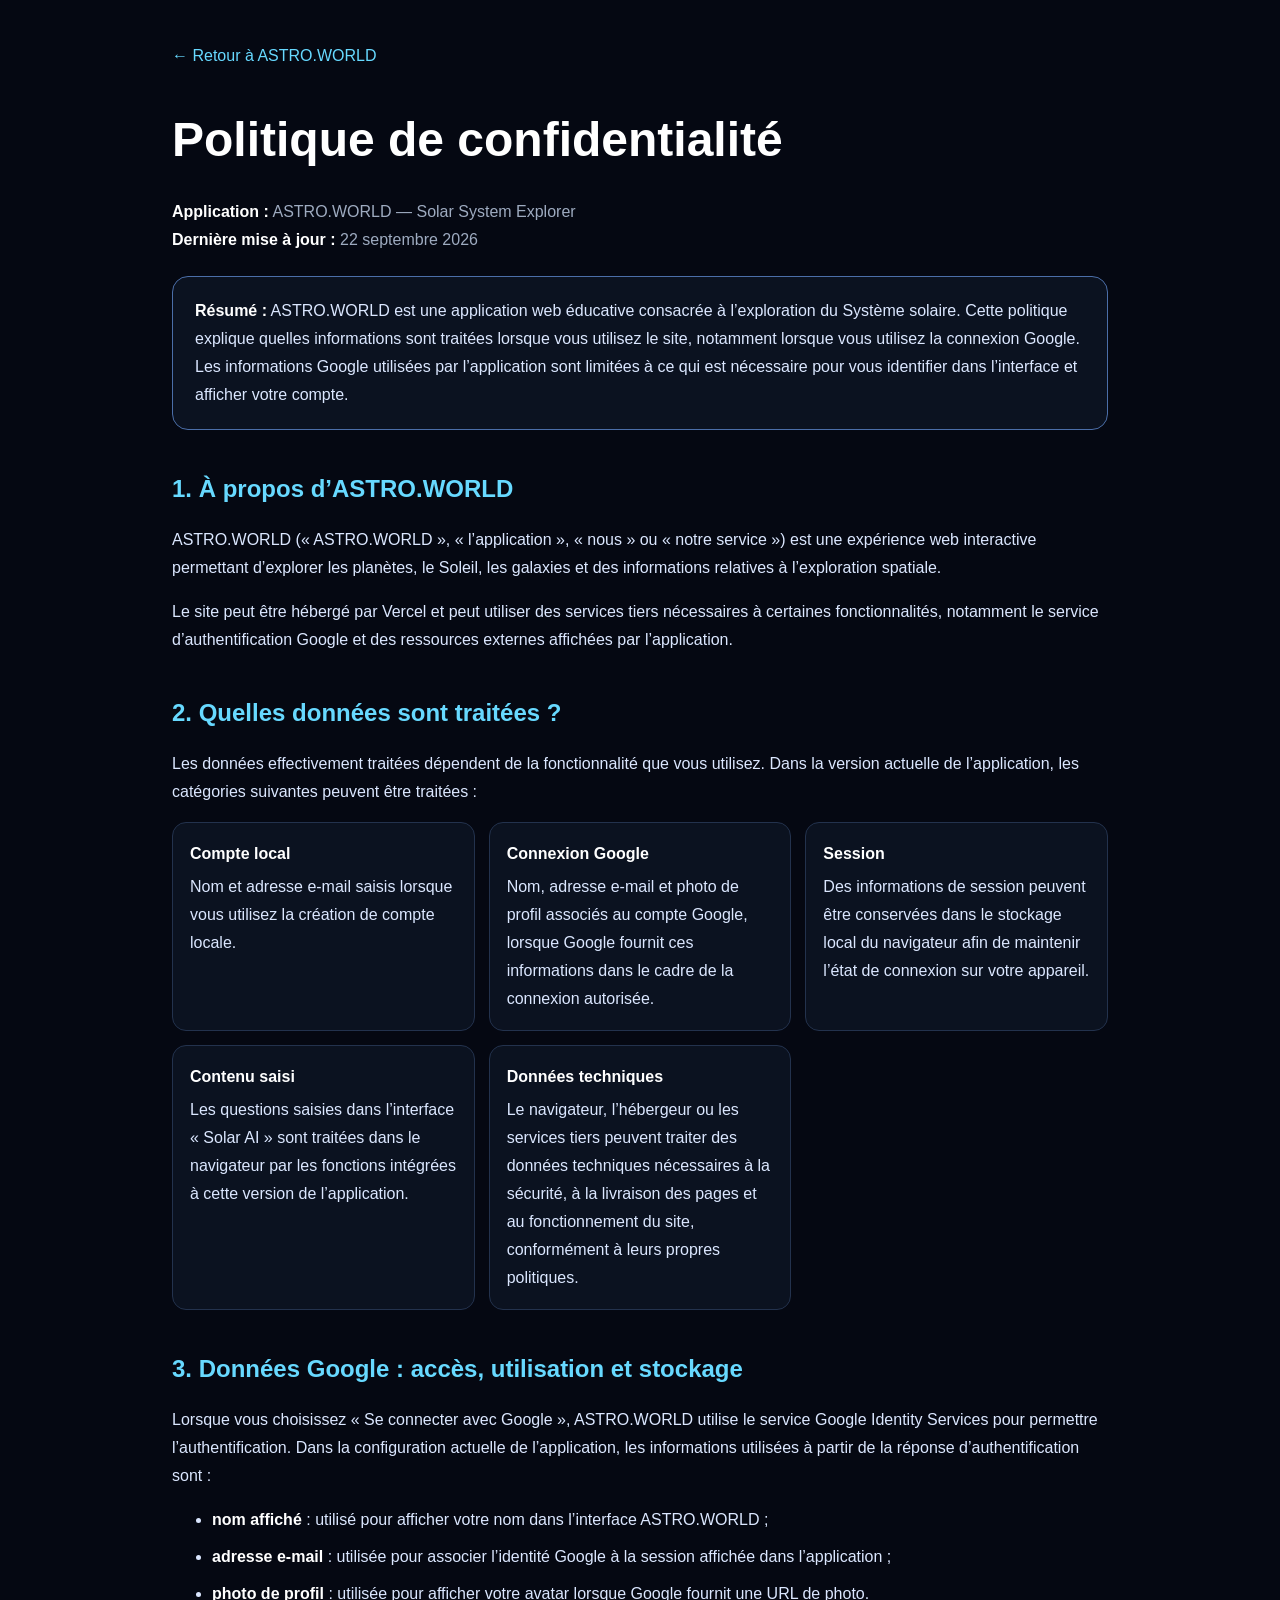
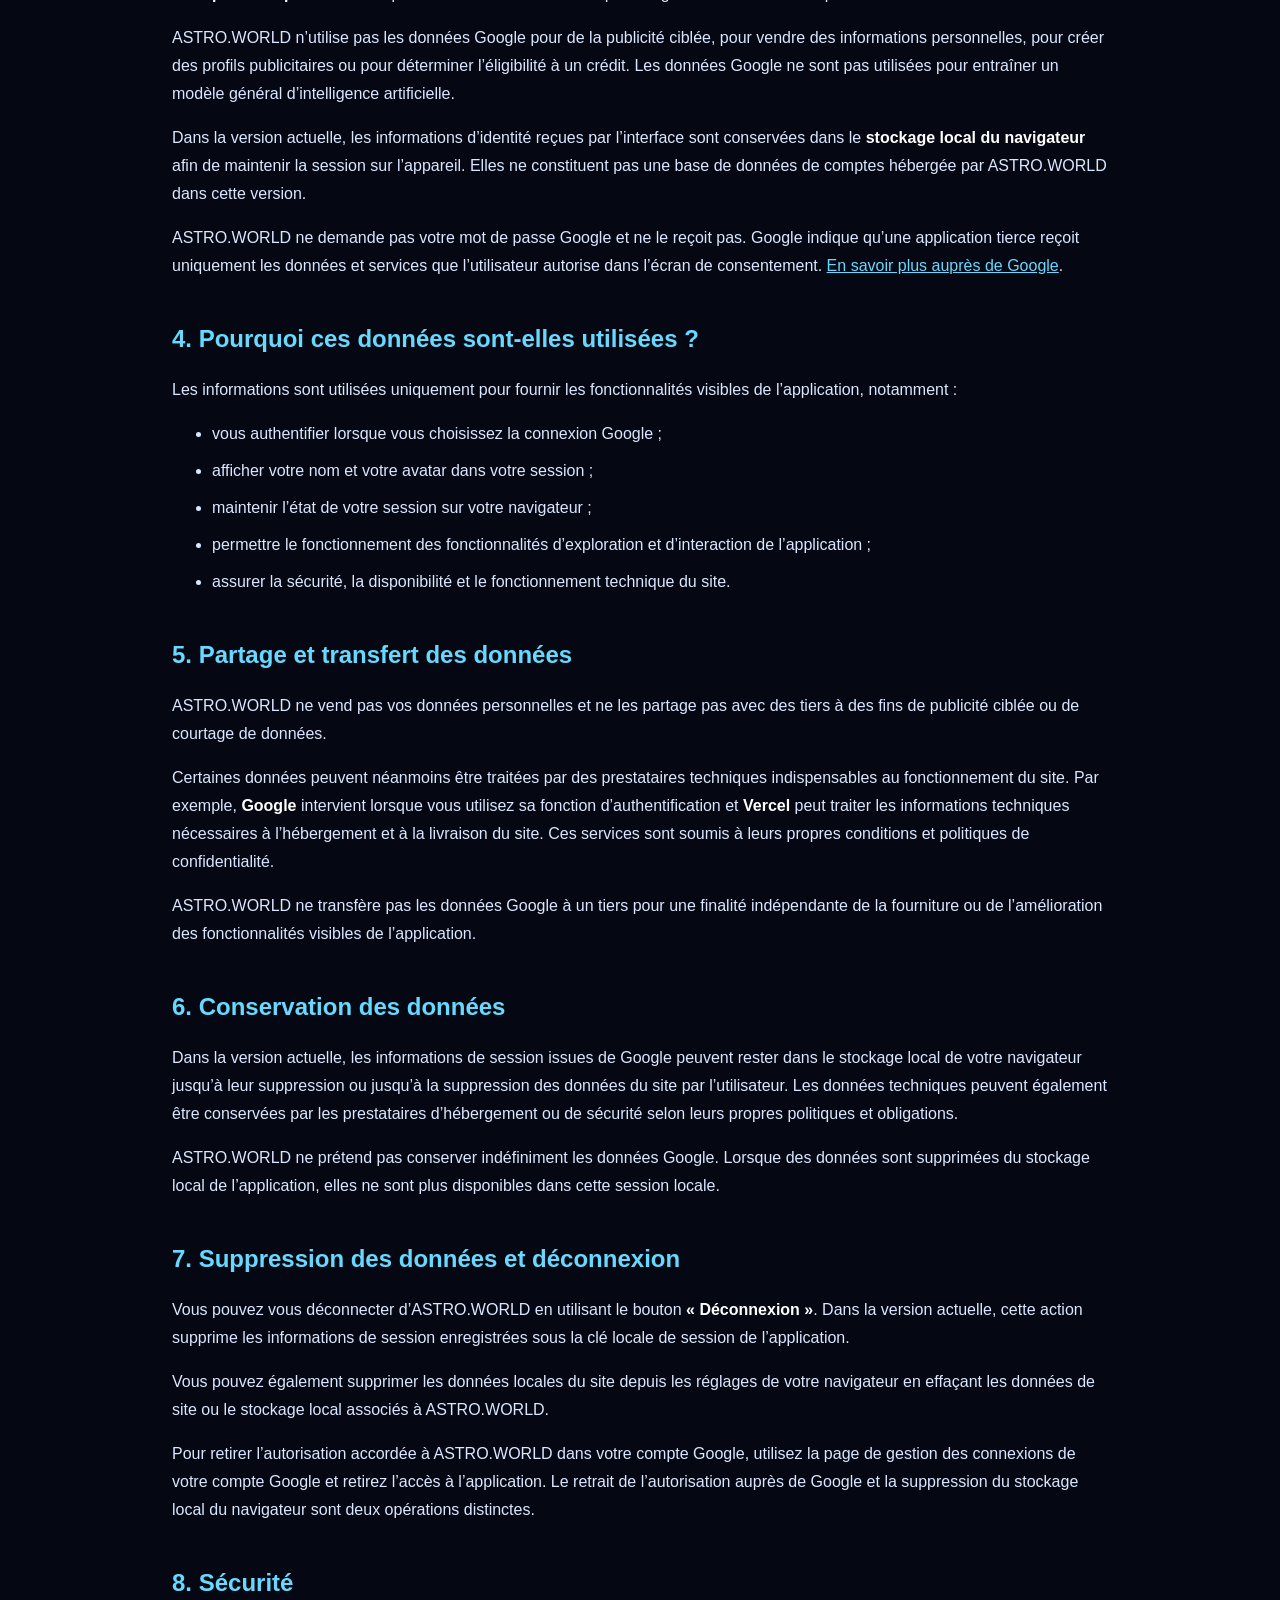
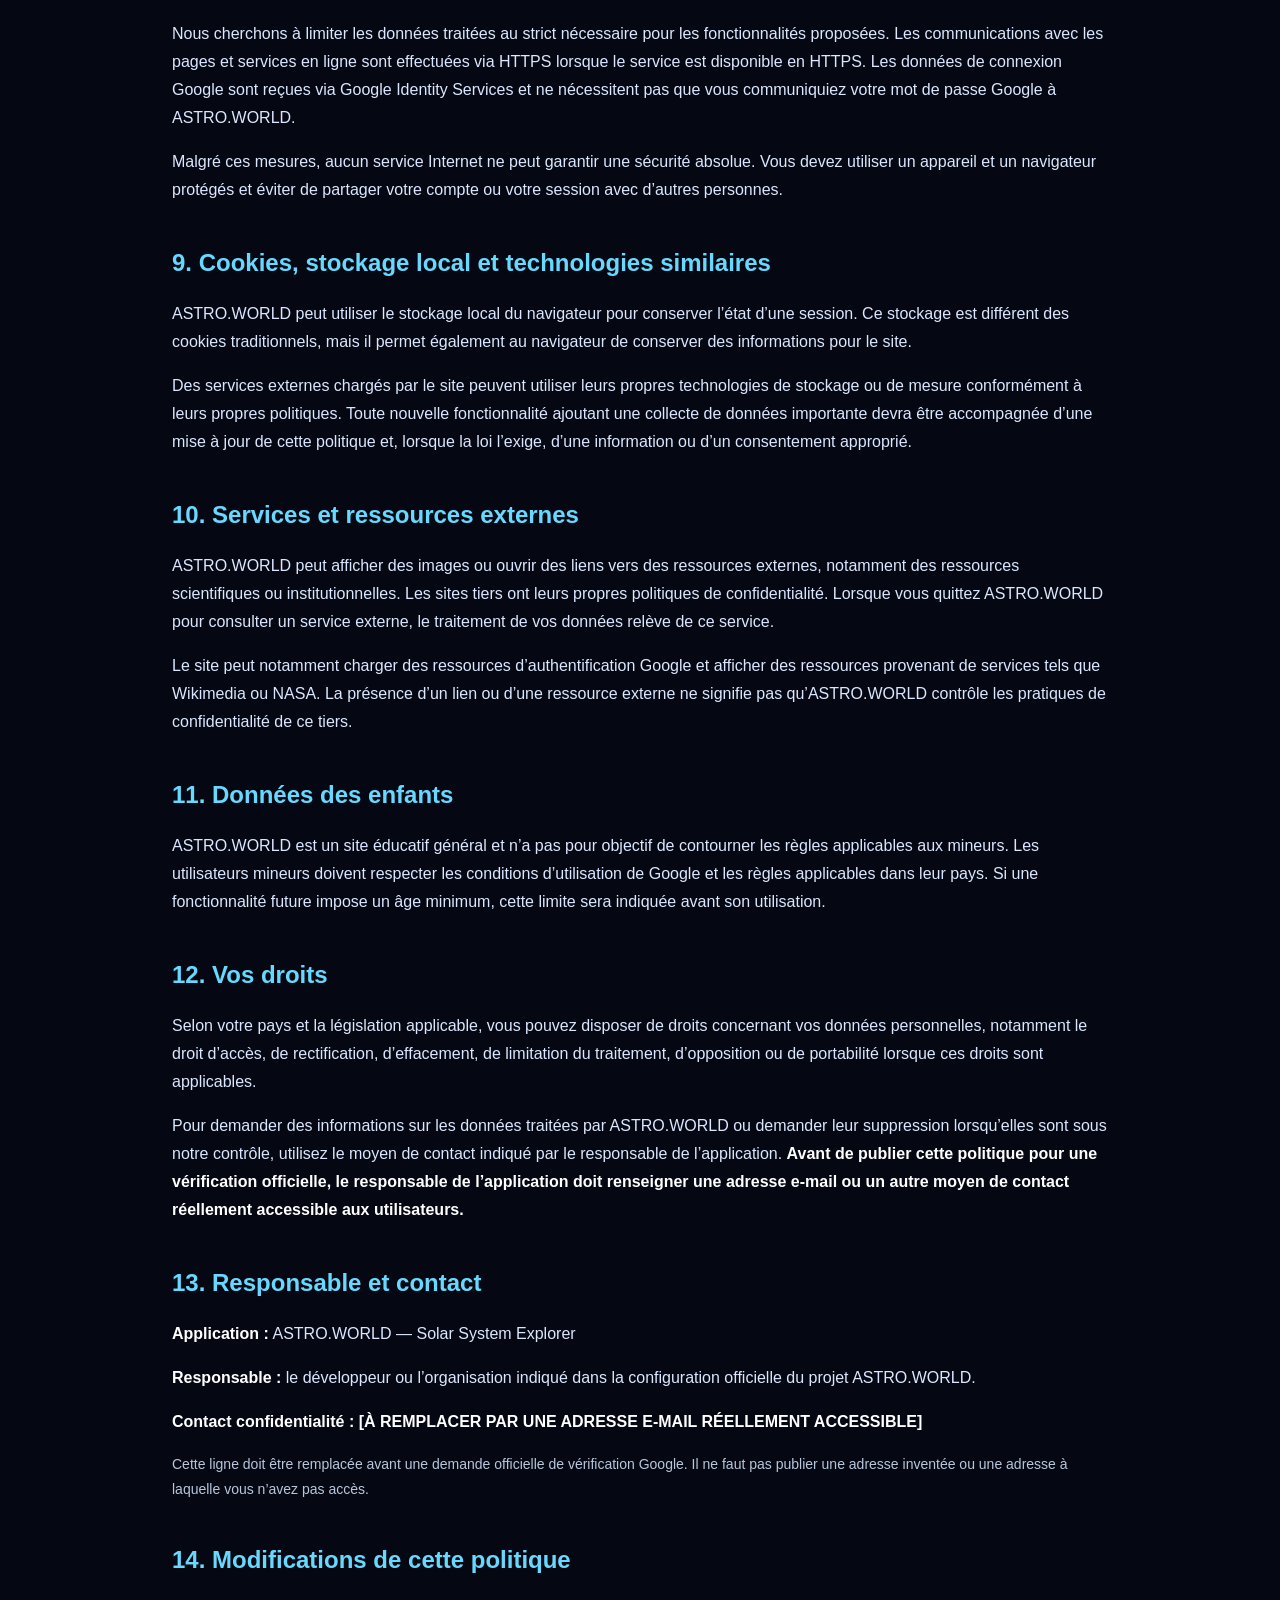
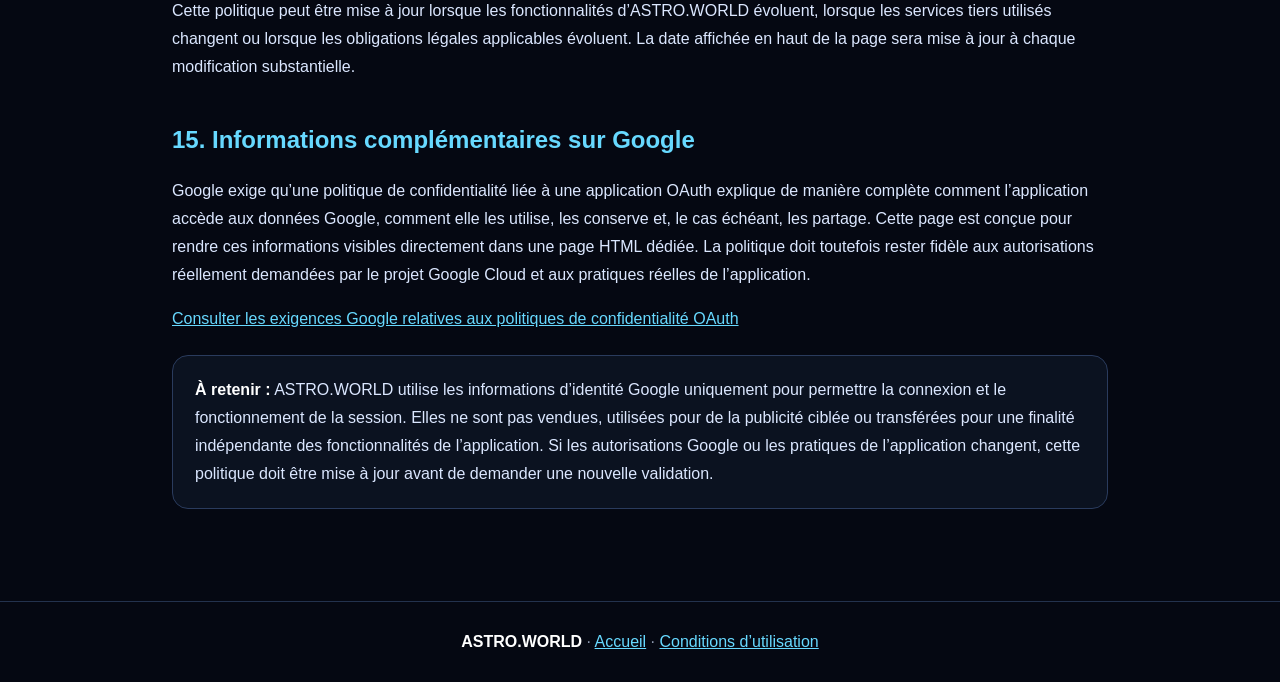
<file: privacy.html>
<!DOCTYPE html>
<html lang="fr">
<head>
<meta charset="UTF-8">
<meta name="viewport" content="width=device-width,initial-scale=1.0">
<title>Politique de confidentialité — ASTRO.WORLD</title>
<meta name="description" content="Politique de confidentialité de l'application ASTRO.WORLD — Solar System Explorer.">
<style>
:root{color-scheme:dark}*{box-sizing:border-box}body{margin:0;background:#050812;color:#dbe7ff;font-family:Arial,Helvetica,sans-serif;line-height:1.75}main{max-width:980px;margin:0 auto;padding:42px 22px 70px}h1{color:#fff;font-size:clamp(32px,5vw,48px);margin:0 0 8px}h2{color:#67d9ff;margin:38px 0 12px;font-size:24px}h3{color:#fff;margin-top:24px}a{color:#67d9ff}.box{background:#0b1220;border:1px solid #2a3b5d;border-radius:16px;padding:20px 22px;margin:22px 0}.important{border-color:#4b6ea8}.muted{color:#9eabc0}.back{display:inline-block;margin-bottom:28px;text-decoration:none}.grid{display:grid;grid-template-columns:repeat(auto-fit,minmax(240px,1fr));gap:14px}.card{background:#0b1220;border:1px solid #23324d;border-radius:14px;padding:17px}.card strong{display:block;color:#fff;margin-bottom:5px}li{margin:9px 0}table{width:100%;border-collapse:collapse;margin:18px 0;background:#0b1220;border-radius:12px;overflow:hidden}th,td{border:1px solid #23324d;padding:12px;text-align:left;vertical-align:top}th{color:#fff;background:#101a2b}code{background:#101a2b;padding:2px 6px;border-radius:5px;color:#bfeeff}.notice{font-size:14px;color:#b8c6dc}footer{text-align:center;padding:26px 20px;border-top:1px solid #23324d;color:#8e9ab0}strong{color:#fff}
</style>
</head>
<body>
<main>
<a class="back" href="/home">← Retour à ASTRO.WORLD</a>
<h1>Politique de confidentialité</h1>
<p class="muted"><strong>Application :</strong> ASTRO.WORLD — Solar System Explorer<br><strong>Dernière mise à jour :</strong> 22 septembre 2026</p>

<div class="box important">
<strong>Résumé :</strong> ASTRO.WORLD est une application web éducative consacrée à l’exploration du Système solaire. Cette politique explique quelles informations sont traitées lorsque vous utilisez le site, notamment lorsque vous utilisez la connexion Google. Les informations Google utilisées par l’application sont limitées à ce qui est nécessaire pour vous identifier dans l’interface et afficher votre compte.
</div>

<h2>1. À propos d’ASTRO.WORLD</h2>
<p>ASTRO.WORLD (« ASTRO.WORLD », « l’application », « nous » ou « notre service ») est une expérience web interactive permettant d’explorer les planètes, le Soleil, les galaxies et des informations relatives à l’exploration spatiale.</p>
<p>Le site peut être hébergé par Vercel et peut utiliser des services tiers nécessaires à certaines fonctionnalités, notamment le service d’authentification Google et des ressources externes affichées par l’application.</p>

<h2>2. Quelles données sont traitées ?</h2>
<p>Les données effectivement traitées dépendent de la fonctionnalité que vous utilisez. Dans la version actuelle de l’application, les catégories suivantes peuvent être traitées :</p>
<div class="grid">
<div class="card"><strong>Compte local</strong>Nom et adresse e-mail saisis lorsque vous utilisez la création de compte locale.</div>
<div class="card"><strong>Connexion Google</strong>Nom, adresse e-mail et photo de profil associés au compte Google, lorsque Google fournit ces informations dans le cadre de la connexion autorisée.</div>
<div class="card"><strong>Session</strong>Des informations de session peuvent être conservées dans le stockage local du navigateur afin de maintenir l’état de connexion sur votre appareil.</div>
<div class="card"><strong>Contenu saisi</strong>Les questions saisies dans l’interface « Solar AI » sont traitées dans le navigateur par les fonctions intégrées à cette version de l’application.</div>
<div class="card"><strong>Données techniques</strong>Le navigateur, l’hébergeur ou les services tiers peuvent traiter des données techniques nécessaires à la sécurité, à la livraison des pages et au fonctionnement du site, conformément à leurs propres politiques.</div>
</div>

<h2>3. Données Google : accès, utilisation et stockage</h2>
<p>Lorsque vous choisissez « Se connecter avec Google », ASTRO.WORLD utilise le service Google Identity Services pour permettre l’authentification. Dans la configuration actuelle de l’application, les informations utilisées à partir de la réponse d’authentification sont :</p>
<ul>
<li><strong>nom affiché</strong> : utilisé pour afficher votre nom dans l’interface ASTRO.WORLD ;</li>
<li><strong>adresse e-mail</strong> : utilisée pour associer l’identité Google à la session affichée dans l’application ;</li>
<li><strong>photo de profil</strong> : utilisée pour afficher votre avatar lorsque Google fournit une URL de photo.</li>
</ul>
<p>ASTRO.WORLD n’utilise pas les données Google pour de la publicité ciblée, pour vendre des informations personnelles, pour créer des profils publicitaires ou pour déterminer l’éligibilité à un crédit. Les données Google ne sont pas utilisées pour entraîner un modèle général d’intelligence artificielle.</p>
<p>Dans la version actuelle, les informations d’identité reçues par l’interface sont conservées dans le <strong>stockage local du navigateur</strong> afin de maintenir la session sur l’appareil. Elles ne constituent pas une base de données de comptes hébergée par ASTRO.WORLD dans cette version.</p>
<p>ASTRO.WORLD ne demande pas votre mot de passe Google et ne le reçoit pas. Google indique qu’une application tierce reçoit uniquement les données et services que l’utilisateur autorise dans l’écran de consentement. <a href="https://support.google.com/accounts/answer/14012355?hl=fr" target="_blank" rel="noopener noreferrer">En savoir plus auprès de Google</a>.</p>

<h2>4. Pourquoi ces données sont-elles utilisées ?</h2>
<p>Les informations sont utilisées uniquement pour fournir les fonctionnalités visibles de l’application, notamment :</p>
<ul>
<li>vous authentifier lorsque vous choisissez la connexion Google ;</li>
<li>afficher votre nom et votre avatar dans votre session ;</li>
<li>maintenir l’état de votre session sur votre navigateur ;</li>
<li>permettre le fonctionnement des fonctionnalités d’exploration et d’interaction de l’application ;</li>
<li>assurer la sécurité, la disponibilité et le fonctionnement technique du site.</li>
</ul>

<h2>5. Partage et transfert des données</h2>
<p>ASTRO.WORLD ne vend pas vos données personnelles et ne les partage pas avec des tiers à des fins de publicité ciblée ou de courtage de données.</p>
<p>Certaines données peuvent néanmoins être traitées par des prestataires techniques indispensables au fonctionnement du site. Par exemple, <strong>Google</strong> intervient lorsque vous utilisez sa fonction d’authentification et <strong>Vercel</strong> peut traiter les informations techniques nécessaires à l’hébergement et à la livraison du site. Ces services sont soumis à leurs propres conditions et politiques de confidentialité.</p>
<p>ASTRO.WORLD ne transfère pas les données Google à un tiers pour une finalité indépendante de la fourniture ou de l’amélioration des fonctionnalités visibles de l’application.</p>

<h2>6. Conservation des données</h2>
<p>Dans la version actuelle, les informations de session issues de Google peuvent rester dans le stockage local de votre navigateur jusqu’à leur suppression ou jusqu’à la suppression des données du site par l’utilisateur. Les données techniques peuvent également être conservées par les prestataires d’hébergement ou de sécurité selon leurs propres politiques et obligations.</p>
<p>ASTRO.WORLD ne prétend pas conserver indéfiniment les données Google. Lorsque des données sont supprimées du stockage local de l’application, elles ne sont plus disponibles dans cette session locale.</p>

<h2>7. Suppression des données et déconnexion</h2>
<p>Vous pouvez vous déconnecter d’ASTRO.WORLD en utilisant le bouton <strong>« Déconnexion »</strong>. Dans la version actuelle, cette action supprime les informations de session enregistrées sous la clé locale de session de l’application.</p>
<p>Vous pouvez également supprimer les données locales du site depuis les réglages de votre navigateur en effaçant les données de site ou le stockage local associés à ASTRO.WORLD.</p>
<p>Pour retirer l’autorisation accordée à ASTRO.WORLD dans votre compte Google, utilisez la page de gestion des connexions de votre compte Google et retirez l’accès à l’application. Le retrait de l’autorisation auprès de Google et la suppression du stockage local du navigateur sont deux opérations distinctes.</p>

<h2>8. Sécurité</h2>
<p>Nous cherchons à limiter les données traitées au strict nécessaire pour les fonctionnalités proposées. Les communications avec les pages et services en ligne sont effectuées via HTTPS lorsque le service est disponible en HTTPS. Les données de connexion Google sont reçues via Google Identity Services et ne nécessitent pas que vous communiquiez votre mot de passe Google à ASTRO.WORLD.</p>
<p>Malgré ces mesures, aucun service Internet ne peut garantir une sécurité absolue. Vous devez utiliser un appareil et un navigateur protégés et éviter de partager votre compte ou votre session avec d’autres personnes.</p>

<h2>9. Cookies, stockage local et technologies similaires</h2>
<p>ASTRO.WORLD peut utiliser le stockage local du navigateur pour conserver l’état d’une session. Ce stockage est différent des cookies traditionnels, mais il permet également au navigateur de conserver des informations pour le site.</p>
<p>Des services externes chargés par le site peuvent utiliser leurs propres technologies de stockage ou de mesure conformément à leurs propres politiques. Toute nouvelle fonctionnalité ajoutant une collecte de données importante devra être accompagnée d’une mise à jour de cette politique et, lorsque la loi l’exige, d’une information ou d’un consentement approprié.</p>

<h2>10. Services et ressources externes</h2>
<p>ASTRO.WORLD peut afficher des images ou ouvrir des liens vers des ressources externes, notamment des ressources scientifiques ou institutionnelles. Les sites tiers ont leurs propres politiques de confidentialité. Lorsque vous quittez ASTRO.WORLD pour consulter un service externe, le traitement de vos données relève de ce service.</p>
<p>Le site peut notamment charger des ressources d’authentification Google et afficher des ressources provenant de services tels que Wikimedia ou NASA. La présence d’un lien ou d’une ressource externe ne signifie pas qu’ASTRO.WORLD contrôle les pratiques de confidentialité de ce tiers.</p>

<h2>11. Données des enfants</h2>
<p>ASTRO.WORLD est un site éducatif général et n’a pas pour objectif de contourner les règles applicables aux mineurs. Les utilisateurs mineurs doivent respecter les conditions d’utilisation de Google et les règles applicables dans leur pays. Si une fonctionnalité future impose un âge minimum, cette limite sera indiquée avant son utilisation.</p>

<h2>12. Vos droits</h2>
<p>Selon votre pays et la législation applicable, vous pouvez disposer de droits concernant vos données personnelles, notamment le droit d’accès, de rectification, d’effacement, de limitation du traitement, d’opposition ou de portabilité lorsque ces droits sont applicables.</p>
<p>Pour demander des informations sur les données traitées par ASTRO.WORLD ou demander leur suppression lorsqu’elles sont sous notre contrôle, utilisez le moyen de contact indiqué par le responsable de l’application. <strong>Avant de publier cette politique pour une vérification officielle, le responsable de l’application doit renseigner une adresse e-mail ou un autre moyen de contact réellement accessible aux utilisateurs.</strong></p>

<h2>13. Responsable et contact</h2>
<p><strong>Application :</strong> ASTRO.WORLD — Solar System Explorer</p>
<p><strong>Responsable :</strong> le développeur ou l’organisation indiqué dans la configuration officielle du projet ASTRO.WORLD.</p>
<p><strong>Contact confidentialité :</strong> <strong>[À REMPLACER PAR UNE ADRESSE E-MAIL RÉELLEMENT ACCESSIBLE]</strong></p>
<p class="notice">Cette ligne doit être remplacée avant une demande officielle de vérification Google. Il ne faut pas publier une adresse inventée ou une adresse à laquelle vous n’avez pas accès.</p>

<h2>14. Modifications de cette politique</h2>
<p>Cette politique peut être mise à jour lorsque les fonctionnalités d’ASTRO.WORLD évoluent, lorsque les services tiers utilisés changent ou lorsque les obligations légales applicables évoluent. La date affichée en haut de la page sera mise à jour à chaque modification substantielle.</p>

<h2>15. Informations complémentaires sur Google</h2>
<p>Google exige qu’une politique de confidentialité liée à une application OAuth explique de manière complète comment l’application accède aux données Google, comment elle les utilise, les conserve et, le cas échéant, les partage. Cette page est conçue pour rendre ces informations visibles directement dans une page HTML dédiée. La politique doit toutefois rester fidèle aux autorisations réellement demandées par le projet Google Cloud et aux pratiques réelles de l’application.</p>
<p><a href="https://support.google.com/cloud/answer/13806988?hl=fr" target="_blank" rel="noopener noreferrer">Consulter les exigences Google relatives aux politiques de confidentialité OAuth</a></p>

<div class="box">
<strong>À retenir :</strong> ASTRO.WORLD utilise les informations d’identité Google uniquement pour permettre la connexion et le fonctionnement de la session. Elles ne sont pas vendues, utilisées pour de la publicité ciblée ou transférées pour une finalité indépendante des fonctionnalités de l’application. Si les autorisations Google ou les pratiques de l’application changent, cette politique doit être mise à jour avant de demander une nouvelle validation.
</div>
</main>
<footer><strong>ASTRO.WORLD</strong> · <a href="/home">Accueil</a> · <a href="/terms-of-use">Conditions d’utilisation</a></footer>
</body>
</html>
</file>
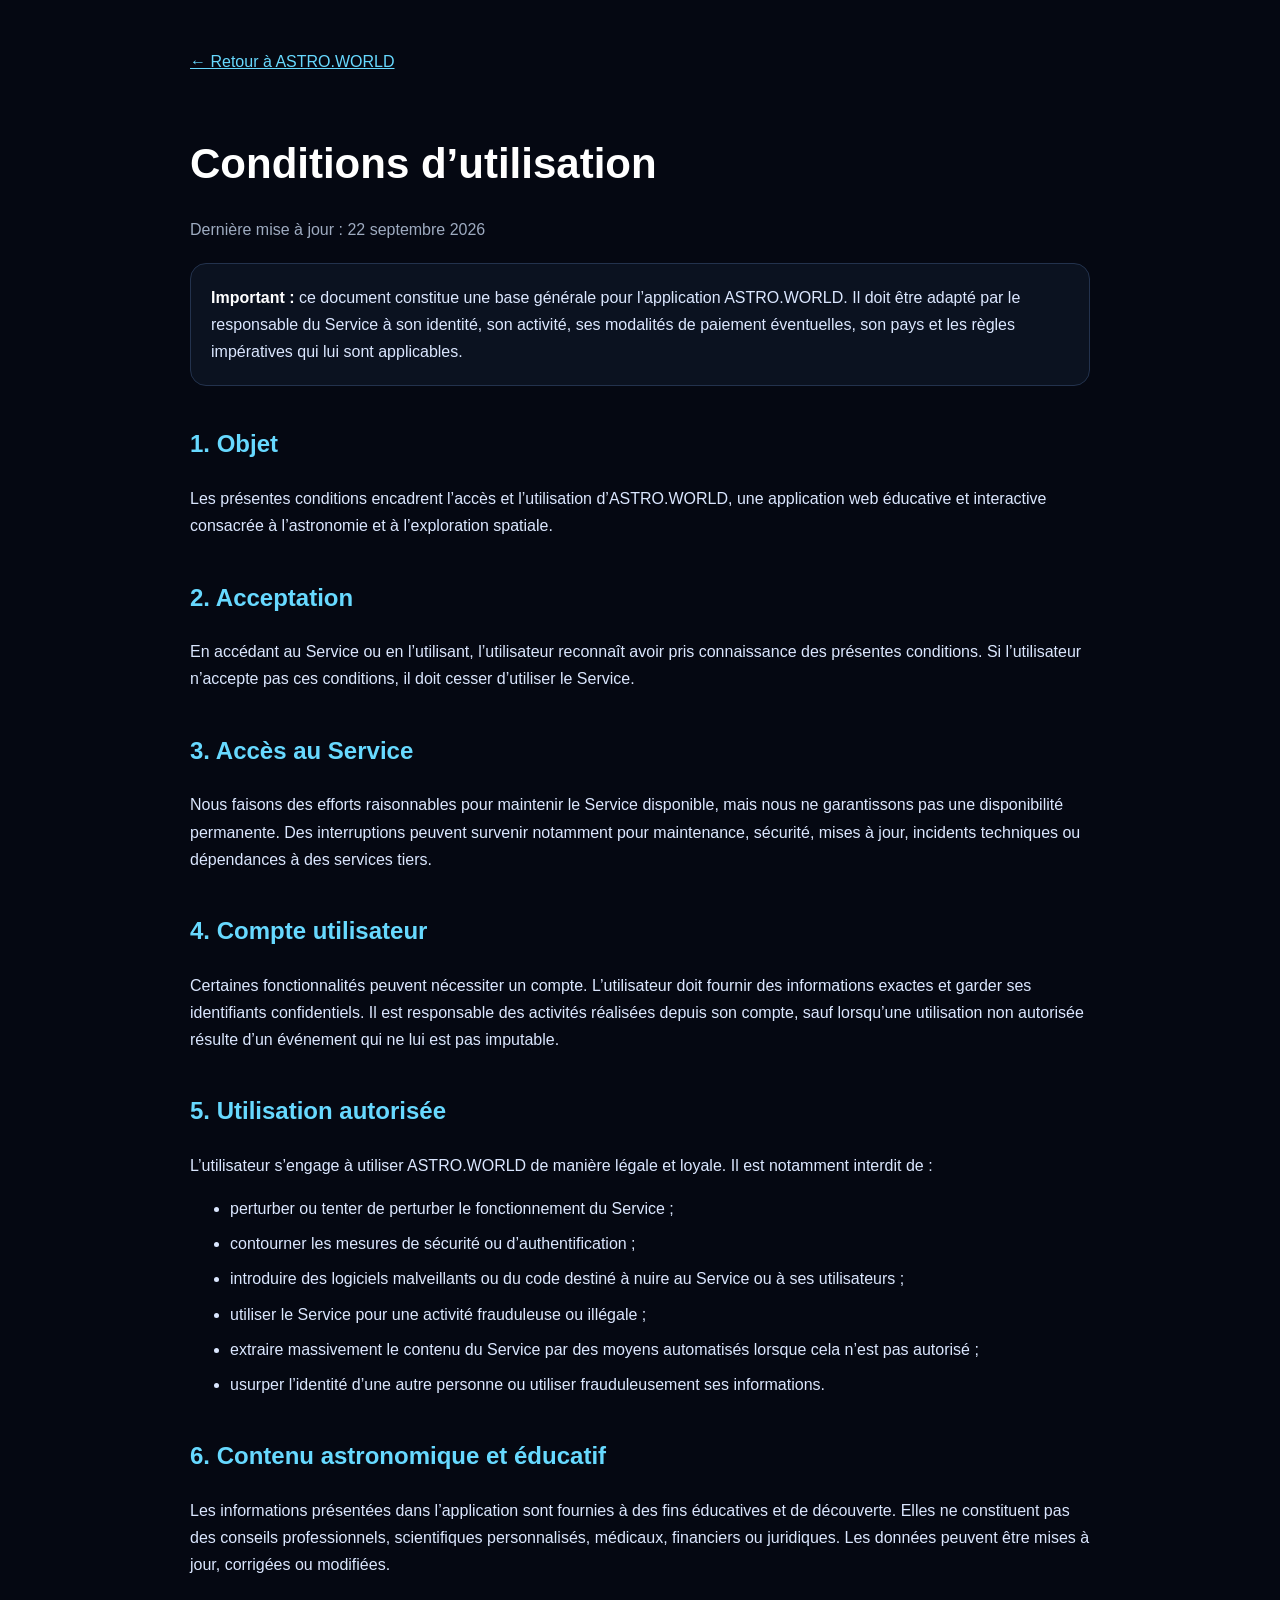
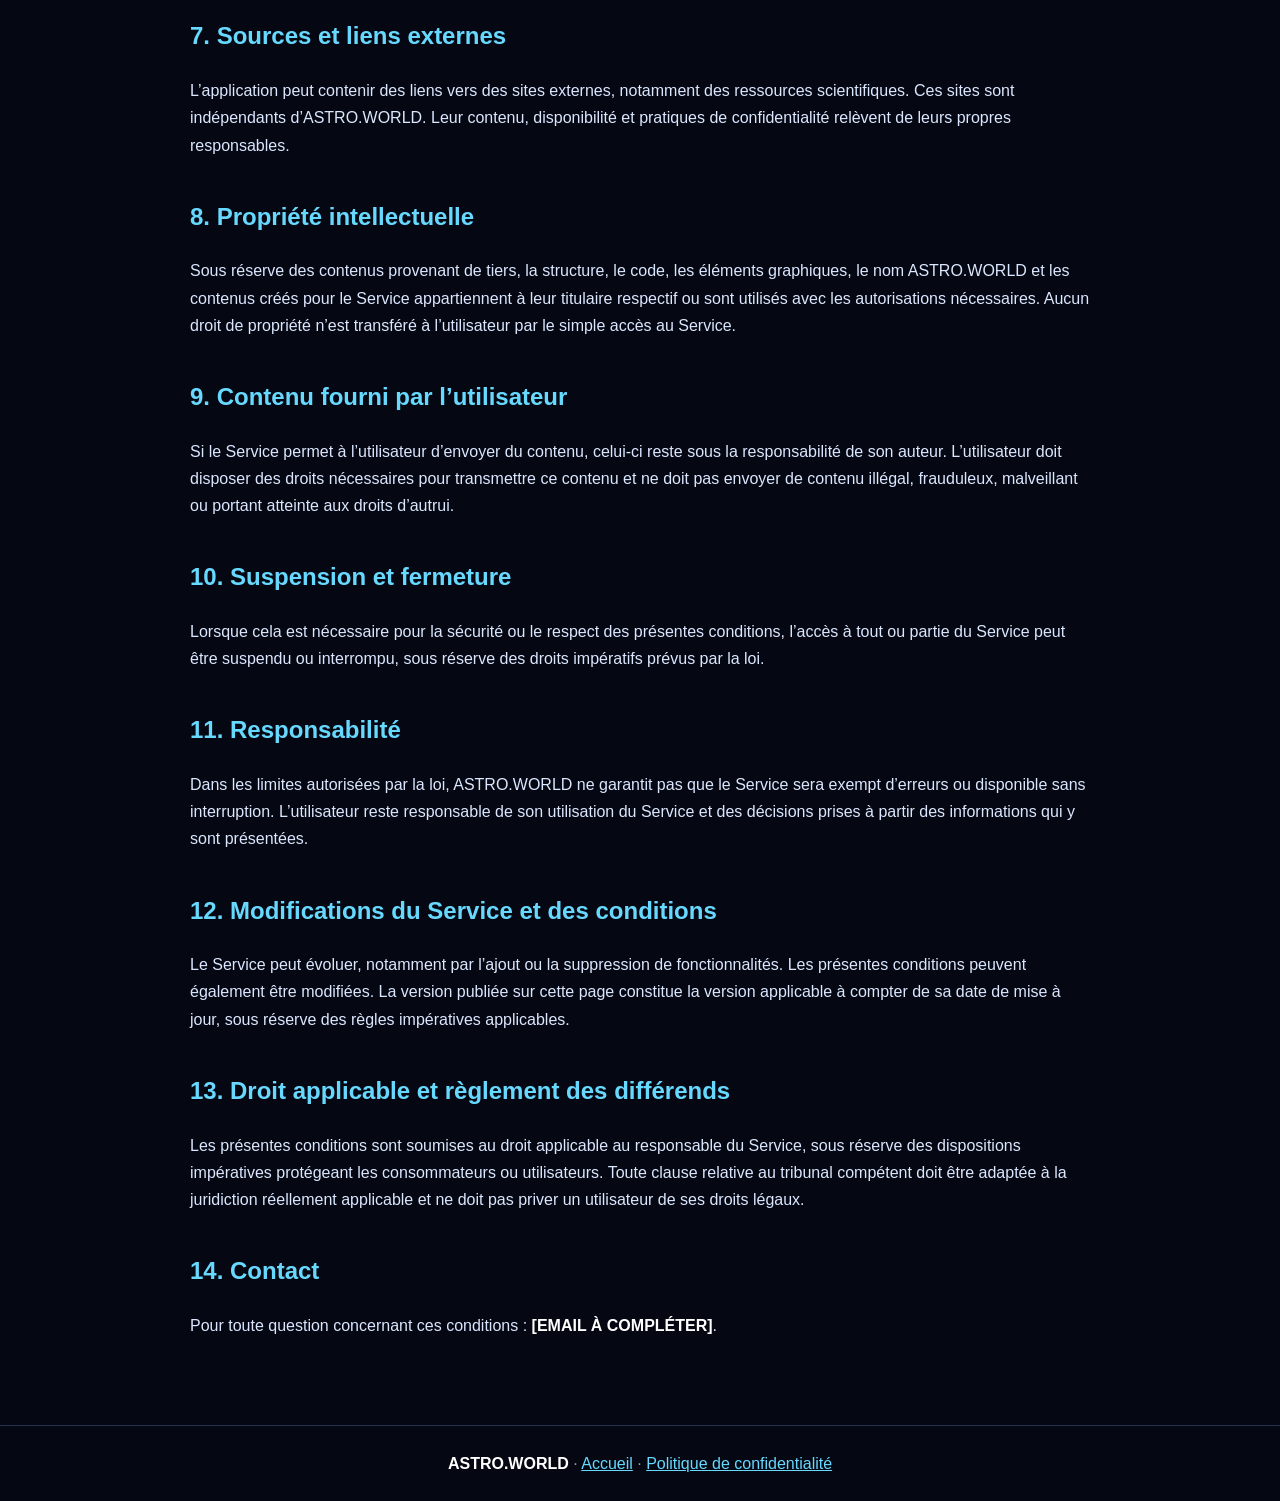
<file: terms.html>
<!DOCTYPE html>
<html lang="fr">
<head>
<meta charset="UTF-8"><meta name="viewport" content="width=device-width,initial-scale=1.0">
<title>Conditions d’utilisation — ASTRO.WORLD</title>
<style>
body{margin:0;background:#050812;color:#dbe7ff;font-family:Arial,Helvetica,sans-serif;line-height:1.7}main{max-width:900px;margin:0 auto;padding:48px 22px 70px}h1{color:#fff;font-size:42px;margin-bottom:8px}h2{color:#67d9ff;margin-top:38px}a{color:#67d9ff}.box{background:#0b1220;border:1px solid #23324d;border-radius:16px;padding:20px;margin:20px 0}.back{display:inline-block;margin-bottom:25px}.muted{color:#9eabc0}li{margin:8px 0}footer{text-align:center;padding:24px;border-top:1px solid #23324d;color:#8e9ab0}strong{color:#fff}
</style>
</head>
<body>
<main>
<a class="back" href="/home">← Retour à ASTRO.WORLD</a>
<h1>Conditions d’utilisation</h1>
<p class="muted">Dernière mise à jour : 22 septembre 2026</p>
<div class="box"><strong>Important :</strong> ce document constitue une base générale pour l’application ASTRO.WORLD. Il doit être adapté par le responsable du Service à son identité, son activité, ses modalités de paiement éventuelles, son pays et les règles impératives qui lui sont applicables.</div>
<h2>1. Objet</h2>
<p>Les présentes conditions encadrent l’accès et l’utilisation d’ASTRO.WORLD, une application web éducative et interactive consacrée à l’astronomie et à l’exploration spatiale.</p>
<h2>2. Acceptation</h2>
<p>En accédant au Service ou en l’utilisant, l’utilisateur reconnaît avoir pris connaissance des présentes conditions. Si l’utilisateur n’accepte pas ces conditions, il doit cesser d’utiliser le Service.</p>
<h2>3. Accès au Service</h2>
<p>Nous faisons des efforts raisonnables pour maintenir le Service disponible, mais nous ne garantissons pas une disponibilité permanente. Des interruptions peuvent survenir notamment pour maintenance, sécurité, mises à jour, incidents techniques ou dépendances à des services tiers.</p>
<h2>4. Compte utilisateur</h2>
<p>Certaines fonctionnalités peuvent nécessiter un compte. L’utilisateur doit fournir des informations exactes et garder ses identifiants confidentiels. Il est responsable des activités réalisées depuis son compte, sauf lorsqu’une utilisation non autorisée résulte d’un événement qui ne lui est pas imputable.</p>
<h2>5. Utilisation autorisée</h2>
<p>L’utilisateur s’engage à utiliser ASTRO.WORLD de manière légale et loyale. Il est notamment interdit de :</p>
<ul><li>perturber ou tenter de perturber le fonctionnement du Service ;</li><li>contourner les mesures de sécurité ou d’authentification ;</li><li>introduire des logiciels malveillants ou du code destiné à nuire au Service ou à ses utilisateurs ;</li><li>utiliser le Service pour une activité frauduleuse ou illégale ;</li><li>extraire massivement le contenu du Service par des moyens automatisés lorsque cela n’est pas autorisé ;</li><li>usurper l’identité d’une autre personne ou utiliser frauduleusement ses informations.</li></ul>
<h2>6. Contenu astronomique et éducatif</h2>
<p>Les informations présentées dans l’application sont fournies à des fins éducatives et de découverte. Elles ne constituent pas des conseils professionnels, scientifiques personnalisés, médicaux, financiers ou juridiques. Les données peuvent être mises à jour, corrigées ou modifiées.</p>
<h2>7. Sources et liens externes</h2>
<p>L’application peut contenir des liens vers des sites externes, notamment des ressources scientifiques. Ces sites sont indépendants d’ASTRO.WORLD. Leur contenu, disponibilité et pratiques de confidentialité relèvent de leurs propres responsables.</p>
<h2>8. Propriété intellectuelle</h2>
<p>Sous réserve des contenus provenant de tiers, la structure, le code, les éléments graphiques, le nom ASTRO.WORLD et les contenus créés pour le Service appartiennent à leur titulaire respectif ou sont utilisés avec les autorisations nécessaires. Aucun droit de propriété n’est transféré à l’utilisateur par le simple accès au Service.</p>
<h2>9. Contenu fourni par l’utilisateur</h2>
<p>Si le Service permet à l’utilisateur d’envoyer du contenu, celui-ci reste sous la responsabilité de son auteur. L’utilisateur doit disposer des droits nécessaires pour transmettre ce contenu et ne doit pas envoyer de contenu illégal, frauduleux, malveillant ou portant atteinte aux droits d’autrui.</p>
<h2>10. Suspension et fermeture</h2>
<p>Lorsque cela est nécessaire pour la sécurité ou le respect des présentes conditions, l’accès à tout ou partie du Service peut être suspendu ou interrompu, sous réserve des droits impératifs prévus par la loi.</p>
<h2>11. Responsabilité</h2>
<p>Dans les limites autorisées par la loi, ASTRO.WORLD ne garantit pas que le Service sera exempt d’erreurs ou disponible sans interruption. L’utilisateur reste responsable de son utilisation du Service et des décisions prises à partir des informations qui y sont présentées.</p>
<h2>12. Modifications du Service et des conditions</h2>
<p>Le Service peut évoluer, notamment par l’ajout ou la suppression de fonctionnalités. Les présentes conditions peuvent également être modifiées. La version publiée sur cette page constitue la version applicable à compter de sa date de mise à jour, sous réserve des règles impératives applicables.</p>
<h2>13. Droit applicable et règlement des différends</h2>
<p>Les présentes conditions sont soumises au droit applicable au responsable du Service, sous réserve des dispositions impératives protégeant les consommateurs ou utilisateurs. Toute clause relative au tribunal compétent doit être adaptée à la juridiction réellement applicable et ne doit pas priver un utilisateur de ses droits légaux.</p>
<h2>14. Contact</h2>
<p>Pour toute question concernant ces conditions : <strong>[EMAIL À COMPLÉTER]</strong>.</p>
</main>
<footer><strong>ASTRO.WORLD</strong> · <a href="/home">Accueil</a> · <a href="/privacy-policy">Politique de confidentialité</a></footer>
</body></html>
</file>
